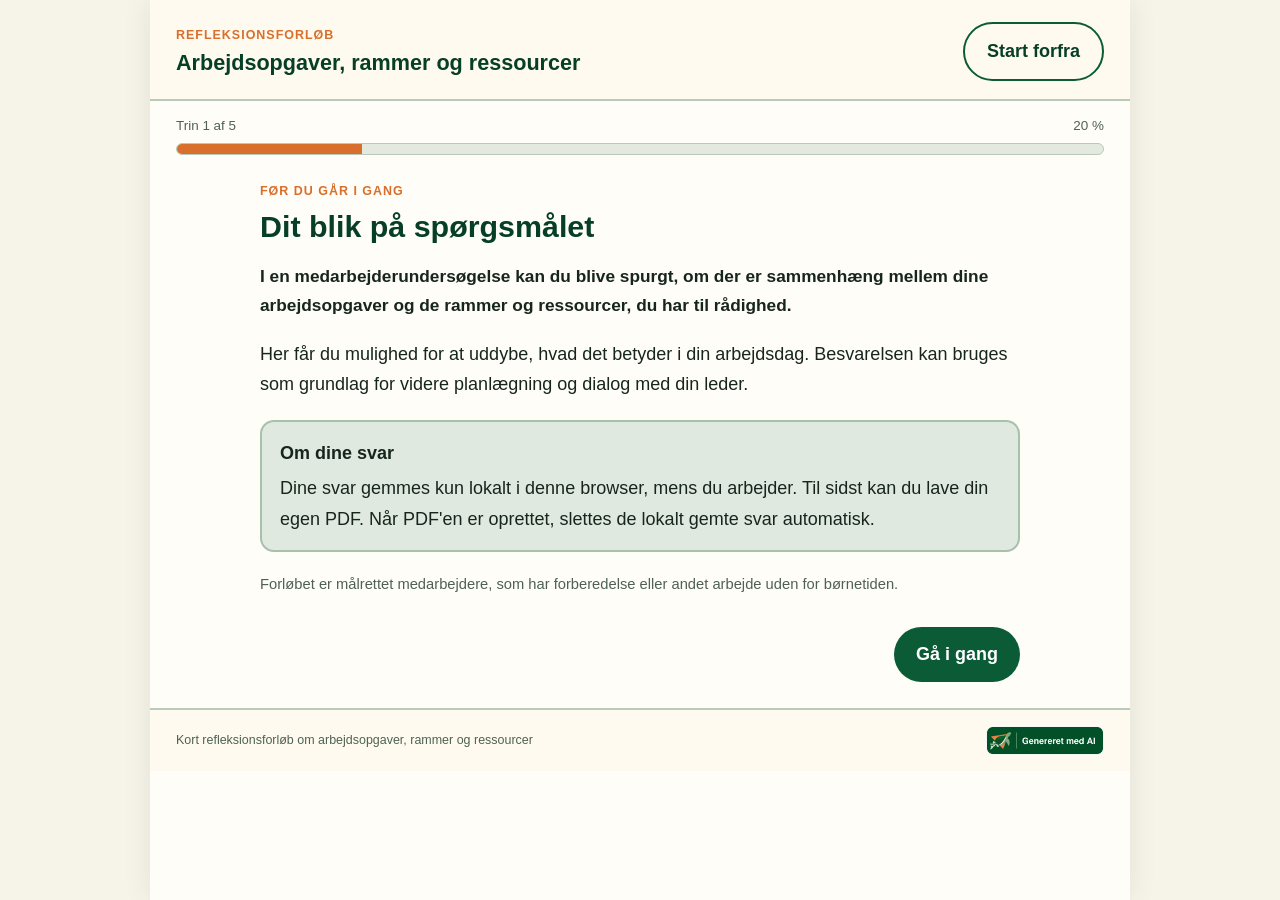
<file: index.html>
<!doctype html>
<html lang="da">
<head>
  <meta charset="utf-8">
  <meta name="viewport" content="width=device-width, initial-scale=1, viewport-fit=cover">
  <meta name="theme-color" content="#f6f3e8">
  <title>Arbejdsopgaver, rammer og ressourcer</title>
  <meta name="description" content="Et kort refleksionsforløb om arbejdsopgaver, rammer og ressourcer.">
  <link rel="stylesheet" href="styles.css">
</head>
<body>
  <div class="app-shell">
    <header class="topbar">
      <div>
        <p class="eyebrow">Refleksionsforløb</p>
        <h1>Arbejdsopgaver, rammer og ressourcer</h1>
      </div>
      <button type="button" class="ghost-btn" id="resetTop">Start forfra</button>
    </header>

    <div class="progress-wrap" aria-label="Fremdrift">
      <div class="progress-meta"><span id="progressLabel">Trin 1 af 5</span><span id="progressPercent">20 %</span></div>
      <div class="progress-track"><div id="progressBar" class="progress-bar"></div></div>
    </div>

    <main>
      <form id="microForm" novalidate>
        <section class="step active" data-step="1">
          <p class="kicker">Før du går i gang</p>
          <h2>Dit blik på spørgsmålet</h2>
          <p class="lead">I en medarbejderundersøgelse kan du blive spurgt, om der er sammenhæng mellem dine arbejdsopgaver og de rammer og ressourcer, du har til rådighed.</p>
          <p>Her får du mulighed for at uddybe, hvad det betyder i din arbejdsdag. Besvarelsen kan bruges som grundlag for videre planlægning og dialog med din leder.</p>
          <div class="info-box">
            <strong>Om dine svar</strong>
            <p>Dine svar gemmes kun lokalt i denne browser, mens du arbejder. Til sidst kan du lave din egen PDF. Når PDF'en er oprettet, slettes de lokalt gemte svar automatisk.</p>
          </div>
          <p class="small-note">Forløbet er målrettet medarbejdere, som har forberedelse eller andet arbejde uden for børnetiden.</p>
          <div class="actions end"><button class="primary-btn" type="button" data-next>Gå i gang</button></div>
        </section>

        <section class="step" data-step="2">
          <p class="kicker">Arbejdsopgaver</p>
          <h2>Kan opgaverne rummes?</h2>

          <fieldset class="field-block" data-required="radio" data-name="overallFit">
            <legend>Når du ser på dit arbejde samlet, oplever du, at dine arbejdsopgaver kan løses inden for den tid, de rammer og de ressourcer, du har til rådighed?</legend>
            <div class="option-grid">
              <label class="choice"><input type="radio" name="overallFit" value="Ja, i høj grad"><span>Ja, i høj grad</span></label>
              <label class="choice"><input type="radio" name="overallFit" value="For det meste"><span>For det meste</span></label>
              <label class="choice"><input type="radio" name="overallFit" value="Kun i nogen grad"><span>Kun i nogen grad</span></label>
              <label class="choice"><input type="radio" name="overallFit" value="I begrænset grad"><span>I begrænset grad</span></label>
            </div>
          </fieldset>

          <div id="highFitBranch" class="conditional hidden">
            <label class="field-label" for="fitHelps">Hvad er især med til at skabe den gode sammenhæng?</label>
            <textarea id="fitHelps" data-save placeholder="Skriv kort det, du lægger mærke til i din arbejdsdag."></textarea>
          </div>

          <div id="otherFitBranch" class="conditional hidden">
            <label class="field-label" for="fitThoughts">Hvad tænker du især på, når du svarer sådan?</label>
            <textarea id="fitThoughts" data-save placeholder="Skriv kort det, der er vigtigt for dit svar."></textarea>

            <fieldset class="field-block" data-name="hardTasks">
              <legend>Er der arbejdsopgaver, som du oplever er vanskelige at nå?</legend>
              <div class="yesno">
                <label class="choice"><input type="radio" name="hardTasks" value="Ja"><span>Ja</span></label>
                <label class="choice"><input type="radio" name="hardTasks" value="Nej"><span>Nej</span></label>
              </div>
            </fieldset>

            <div id="hardTasksBranch" class="conditional hidden">
              <label class="field-label" for="hardTasksWhich">Hvilke arbejdsopgaver drejer det sig om?</label>
              <textarea id="hardTasksWhich" data-save placeholder="Beskriv opgaverne med dine egne ord."></textarea>
              <label class="field-label" for="hardTasksSigns">Hvad lægger du mærke til i din arbejdsdag, som fortæller dig, at de er vanskelige at nå?</label>
              <textarea id="hardTasksSigns" data-save placeholder="Beskriv det, du konkret ser, gør eller oplever sker."></textarea>
            </div>
          </div>

          <p class="form-error" id="error2" aria-live="polite"></p>
          <div class="actions"><button class="secondary-btn" type="button" data-prev>Tilbage</button><button class="primary-btn" type="button" data-next>Videre</button></div>
        </section>

        <section class="step" data-step="3">
          <p class="kicker">Rammer og ressourcer</p>
          <h2>Hvad betyder ordene i din arbejdsdag?</h2>
          <p class="hint">Der er ikke lagt en bestemt definition ind her. Det er din forståelse, der er vigtig.</p>

          <label class="field-label" for="framesMeaning">Når du tænker på de <strong>rammer</strong>, du har til rådighed for at løse dit arbejde – hvad betyder “rammer” for dig?</label>
          <textarea id="framesMeaning" data-save placeholder="Skriv med dine egne ord."></textarea>

          <label class="field-label" for="framesHelp">Hvad ved de rammer hjælper dig med at løse dine arbejdsopgaver?</label>
          <textarea id="framesHelp" data-save placeholder="Skriv gerne kort og konkret."></textarea>

          <label class="field-label" for="framesHard">Er der noget ved rammerne, som gør det vanskeligere at løse dine arbejdsopgaver?</label>
          <textarea id="framesHard" data-save placeholder="Hvis nej, kan du skrive nej."></textarea>

          <div class="divider"></div>

          <label class="field-label" for="resourcesMeaning">Når du tænker på de <strong>ressourcer</strong>, du har til rådighed for at løse dit arbejde – hvad betyder “ressourcer” for dig?</label>
          <textarea id="resourcesMeaning" data-save placeholder="Skriv med dine egne ord."></textarea>

          <label class="field-label" for="resourcesHelp">Hvilke af de ressourcer, du har til rådighed, er særligt hjælpsomme i dit arbejde?</label>
          <textarea id="resourcesHelp" data-save placeholder="Skriv gerne kort og konkret."></textarea>

          <fieldset class="field-block" data-name="resourcesMissing">
            <legend>Er der ressourcer, du oplever, at du mangler eller har brug for på en anden måde?</legend>
            <div class="yesno">
              <label class="choice"><input type="radio" name="resourcesMissing" value="Ja"><span>Ja</span></label>
              <label class="choice"><input type="radio" name="resourcesMissing" value="Nej"><span>Nej</span></label>
            </div>
          </fieldset>
          <div id="resourceBranch" class="conditional hidden">
            <label class="field-label" for="resourcesWhat">Hvilke ressourcer tænker du på?</label>
            <textarea id="resourcesWhat" data-save></textarea>
            <label class="field-label" for="resourcesEnable">Hvad ville det gøre muligt for dig i arbejdet?</label>
            <textarea id="resourcesEnable" data-save></textarea>
          </div>

          <div class="actions"><button class="secondary-btn" type="button" data-prev>Tilbage</button><button class="primary-btn" type="button" data-next>Videre</button></div>
        </section>

        <section class="step" data-step="4">
          <p class="kicker">Forberedelse og samlet sammenhæng</p>
          <h2>Hvad fylder i din tid til andet arbejde?</h2>
          <p>Vælg op til fem områder og prioritér dem fra <strong>1 til 5</strong>, hvor 1 er det område, der fylder mest. Du behøver ikke bruge alle fem placeringer.</p>

          <div class="ranking" id="rankingList">
            <div class="rank-row"><label for="rank1">Hjernen&amp;Hjertet – Sprogvurdering 3-6 og SprogTrappen</label><select id="rank1" class="rank-select" data-label="Hjernen&Hjertet – Sprogvurdering 3-6 og SprogTrappen"><option value="">–</option><option>1</option><option>2</option><option>3</option><option>4</option><option>5</option></select></div>
            <div class="rank-row"><label for="rank2">Fokuspunkter i Hjernen&amp;Hjertet</label><select id="rank2" class="rank-select" data-label="Fokuspunkter i Hjernen&Hjertet"><option value="">–</option><option>1</option><option>2</option><option>3</option><option>4</option><option>5</option></select></div>
            <div class="rank-row"><label for="rank3">Forberedelse og planlægning af kommende aktiviteter med børnene</label><select id="rank3" class="rank-select" data-label="Forberedelse og planlægning af kommende aktiviteter med børnene"><option value="">–</option><option>1</option><option>2</option><option>3</option><option>4</option><option>5</option></select></div>
            <div class="rank-row"><label for="rank4">Kommunikation og opfølgning med forældre</label><select id="rank4" class="rank-select" data-label="Kommunikation og opfølgning med forældre"><option value="">–</option><option>1</option><option>2</option><option>3</option><option>4</option><option>5</option></select></div>
            <div class="rank-row"><label for="rank5">Kommunikation og samarbejde med eksterne samarbejdspartnere</label><select id="rank5" class="rank-select" data-label="Kommunikation og samarbejde med eksterne samarbejdspartnere"><option value="">–</option><option>1</option><option>2</option><option>3</option><option>4</option><option>5</option></select></div>
            <div class="rank-row"><label for="rank6">Dokumentation og andet skriftligt arbejde</label><select id="rank6" class="rank-select" data-label="Dokumentation og andet skriftligt arbejde"><option value="">–</option><option>1</option><option>2</option><option>3</option><option>4</option><option>5</option></select></div>
            <div class="rank-row"><label for="rank7">Forberedelse til møder og samtaler</label><select id="rank7" class="rank-select" data-label="Forberedelse til møder og samtaler"><option value="">–</option><option>1</option><option>2</option><option>3</option><option>4</option><option>5</option></select></div>
            <div class="rank-row"><label for="rank8">Andet</label><select id="rank8" class="rank-select" data-label="Andet"><option value="">–</option><option>1</option><option>2</option><option>3</option><option>4</option><option>5</option></select></div>
          </div>
          <label class="field-label" for="otherPrep">Hvis du har valgt “Andet”, hvad drejer det sig om?</label>
          <input type="text" id="otherPrep" data-save>
          <p class="form-error" id="rankError" aria-live="polite"></p>

          <fieldset class="field-block" data-name="prepFit">
            <legend>Oplever du, at den tid, du normalt har til rådighed til forberedelse eller andet arbejde, passer til de opgaver, du skal nå?</legend>
            <div class="option-grid compact">
              <label class="choice"><input type="radio" name="prepFit" value="Ja"><span>Ja</span></label>
              <label class="choice"><input type="radio" name="prepFit" value="For det meste"><span>For det meste</span></label>
              <label class="choice"><input type="radio" name="prepFit" value="Kun delvist"><span>Kun delvist</span></label>
              <label class="choice"><input type="radio" name="prepFit" value="Nej"><span>Nej</span></label>
            </div>
          </fieldset>
          <div id="prepFitBranch" class="conditional hidden">
            <label class="field-label" for="prepMismatch">Hvad er det især, der ikke passer sammen?</label>
            <textarea id="prepMismatch" data-save></textarea>
          </div>

          <label class="field-label" for="worksWell">Hvor oplever du, at dine arbejdsopgaver, rammer og ressourcer allerede hænger godt sammen?</label>
          <textarea id="worksWell" data-save></textarea>

          <label class="field-label" for="oneChange">Hvis én ting kunne skabe bedre sammenhæng mellem dine arbejdsopgaver, rammer og ressourcer, hvad ville være vigtigst?</label>
          <textarea id="oneChange" data-save></textarea>

          <fieldset class="field-block" data-name="talkLeader">
            <legend>Er der noget i dine svar, som du tænker vil være vigtigt at tale videre med din leder om?</legend>
            <div class="yesno">
              <label class="choice"><input type="radio" name="talkLeader" value="Ja"><span>Ja</span></label>
              <label class="choice"><input type="radio" name="talkLeader" value="Nej"><span>Nej</span></label>
            </div>
          </fieldset>
          <div id="talkBranch" class="conditional hidden">
            <label class="field-label" for="talkWhat">Hvad vil være vigtigt at tale videre om?</label>
            <textarea id="talkWhat" data-save></textarea>
          </div>

          <div class="actions"><button class="secondary-btn" type="button" data-prev>Tilbage</button><button class="primary-btn" type="button" data-next>Se min besvarelse</button></div>
        </section>

        <section class="step" data-step="5">
          <p class="kicker">Opsamling</p>
          <h2>Se dit samlede svar</h2>
          <p>Læs din besvarelse igennem. Du kan gå tilbage og rette, før du laver PDF'en.</p>

          <label class="field-label" for="employeeName">Dit navn</label>
          <input type="text" id="employeeName" autocomplete="name" placeholder="Navn">
          <p class="small-note">Navnet bruges kun i den PDF, du selv opretter.</p>

          <div id="summary" class="summary"></div>
          <p class="form-error" id="pdfError" aria-live="polite"></p>

          <div class="pdf-info">
            <strong>Når du vælger “Lav min PDF”</strong>
            <p>PDF'en downloades til din enhed. Derefter slettes de lokalt gemte svar automatisk fra denne browser. Send PDF'en videre efter den aftale, der er lavet på din arbejdsplads.</p>
          </div>

          <div class="actions"><button class="secondary-btn" type="button" data-prev>Ret mine svar</button><button class="primary-btn" type="button" id="makePdf">Lav min PDF</button></div>
          <div class="actions center"><button class="text-btn" type="button" id="clearAll">Slet mine svar uden at lave PDF</button></div>
        </section>
      </form>
    </main>

    <footer>
      <div class="footer-text">Kort refleksionsforløb om arbejdsopgaver, rammer og ressourcer</div>
      <img src="ai-maerke.png" class="ai-mark" alt="Genereret med AI">
    </footer>
  </div>

  <script src="app.js?v=6"></script>
</body>
</html>
</file>
<file: styles.css>
:root{
  --green:#0b5c36;
  --green-dark:#063f26;
  --green-soft:#dfe9df;
  --orange:#d86f2c;
  --orange-soft:#fae8d8;
  --cream:#f6f3e8;
  --paper:#fffdf7;
  --ink:#17261d;
  --muted:#4e6154;
  --line:#b9c9ba;
  --danger:#9b341e;
}
*{box-sizing:border-box}
html{background:var(--cream)}
body{margin:0;font-family:Arial,Helvetica,sans-serif;background:var(--cream);color:var(--ink);font-size:18px;line-height:1.7}
button,input,textarea,select{font:inherit}
button{cursor:pointer}
.app-shell{max-width:980px;margin:0 auto;min-height:100vh;background:var(--paper);box-shadow:0 0 28px rgba(23,38,29,.08)}
.topbar{display:flex;align-items:center;justify-content:space-between;gap:18px;padding:22px 26px 18px;background:#fffaf0;border-bottom:2px solid var(--line);position:sticky;top:0;z-index:10}
.eyebrow,.kicker{margin:0 0 4px;color:var(--orange);font-size:.78rem;text-transform:uppercase;letter-spacing:.08em;font-weight:800}
h1{margin:0;color:var(--green-dark);font-size:1.35rem;line-height:1.25}
h2{color:var(--green-dark);font-size:1.9rem;line-height:1.25;margin:.25rem 0 1rem}
.lead{font-size:1.08rem;font-weight:700}
.progress-wrap{padding:14px 26px 0}
.progress-meta{display:flex;justify-content:space-between;color:var(--muted);font-size:.84rem;margin-bottom:6px}
.progress-track{height:12px;border-radius:999px;background:#e3e9df;border:1px solid var(--line);overflow:hidden}
.progress-bar{height:100%;width:20%;background:var(--orange);transition:width .2s ease}
main{padding:26px}
.step{display:none;max-width:760px;margin:0 auto}
.step.active{display:block}
.info-box,.pdf-info{background:var(--green-soft);border:2px solid #a9c0ab;border-radius:14px;padding:16px 18px;margin:20px 0}
.info-box p,.pdf-info p{margin:.3rem 0 0}
.small-note,.hint{font-size:.92rem;color:var(--muted)}
.field-block{border:0;padding:0;margin:24px 0}
legend,.field-label{display:block;font-weight:800;color:var(--green-dark);margin:22px 0 8px;line-height:1.45}
textarea,input[type=text],select{width:100%;border:2px solid #8fa990;border-radius:12px;background:#fffefa;color:var(--ink);padding:13px 14px;outline:none}
textarea{min-height:112px;resize:vertical}
textarea:focus,input[type=text]:focus,select:focus{border-color:var(--orange);box-shadow:0 0 0 3px var(--orange-soft)}
.option-grid{display:grid;grid-template-columns:1fr 1fr;gap:10px}
.option-grid.compact{grid-template-columns:repeat(2,1fr)}
.yesno{display:grid;grid-template-columns:1fr 1fr;gap:10px;max-width:420px}
.choice{display:flex;align-items:center;gap:11px;padding:13px 14px;border:2px solid var(--line);border-radius:12px;background:#fffefa;font-weight:700;cursor:pointer}
.choice:has(input:checked){border-color:var(--green);background:var(--green-soft)}
.choice input{width:22px;height:22px;accent-color:var(--green);flex:0 0 auto}
.conditional{border-left:5px solid var(--orange);padding-left:16px;margin:18px 0}
.hidden{display:none!important}
.divider{height:2px;background:var(--line);margin:30px 0}
.actions{display:flex;justify-content:space-between;align-items:center;gap:12px;margin-top:30px;flex-wrap:wrap}
.actions.end{justify-content:flex-end}.actions.center{justify-content:center;margin-top:14px}
.primary-btn,.secondary-btn,.ghost-btn{border:0;border-radius:999px;font-weight:800;min-height:50px;padding:12px 22px}
.primary-btn{background:var(--green);color:white}
.primary-btn:hover{background:var(--green-dark)}
.secondary-btn{background:var(--orange-soft);color:#6a3214}
.ghost-btn{background:transparent;color:var(--green-dark);border:2px solid var(--green)}
.text-btn{border:0;background:transparent;text-decoration:underline;color:var(--muted);padding:8px}
.ranking{display:grid;gap:10px;margin:18px 0}
.rank-row{display:grid;grid-template-columns:1fr 92px;gap:14px;align-items:center;border:2px solid var(--line);border-radius:12px;padding:12px 14px;background:#fffefa}
.rank-row label{font-weight:700;line-height:1.4}
.rank-row select{text-align:center;padding:9px 7px}
.form-error{color:var(--danger);font-weight:800;min-height:1.4em}
.summary{display:grid;gap:16px;margin-top:20px}
.summary-section{border:2px solid var(--line);background:#fffefa;border-radius:14px;padding:15px 17px}
.summary-section h3{margin:0 0 8px;color:var(--green-dark);font-size:1.05rem}
.summary-section p{margin:.3rem 0;white-space:pre-wrap}
.summary-label{font-weight:800}
footer{display:flex;justify-content:space-between;align-items:center;gap:18px;padding:16px 26px;border-top:2px solid var(--line);background:#fffaf0;color:var(--muted);font-size:.78rem}
.ai-mark{width:118px;height:auto;display:block}
@media(max-width:700px){
  body{font-size:17px}.topbar{padding:16px 17px}.ghost-btn{font-size:.78rem;padding:8px 11px;min-height:42px}.progress-wrap{padding:12px 17px 0}main{padding:21px 17px}h1{font-size:1.1rem}h2{font-size:1.55rem}.option-grid,.option-grid.compact,.yesno{grid-template-columns:1fr}.rank-row{grid-template-columns:1fr 80px}.actions button:not(.text-btn){width:100%}.actions{flex-direction:column-reverse}.actions.end{flex-direction:column}.ai-mark{width:104px}footer{padding:14px 17px}}
@media print{.topbar,.progress-wrap,.actions,footer{display:none!important}.app-shell{box-shadow:none}.step{display:none!important}.step[data-step="5"]{display:block!important}.pdf-info,#employeeName,.field-label[for="employeeName"],.small-note{display:none!important}}
</file>
